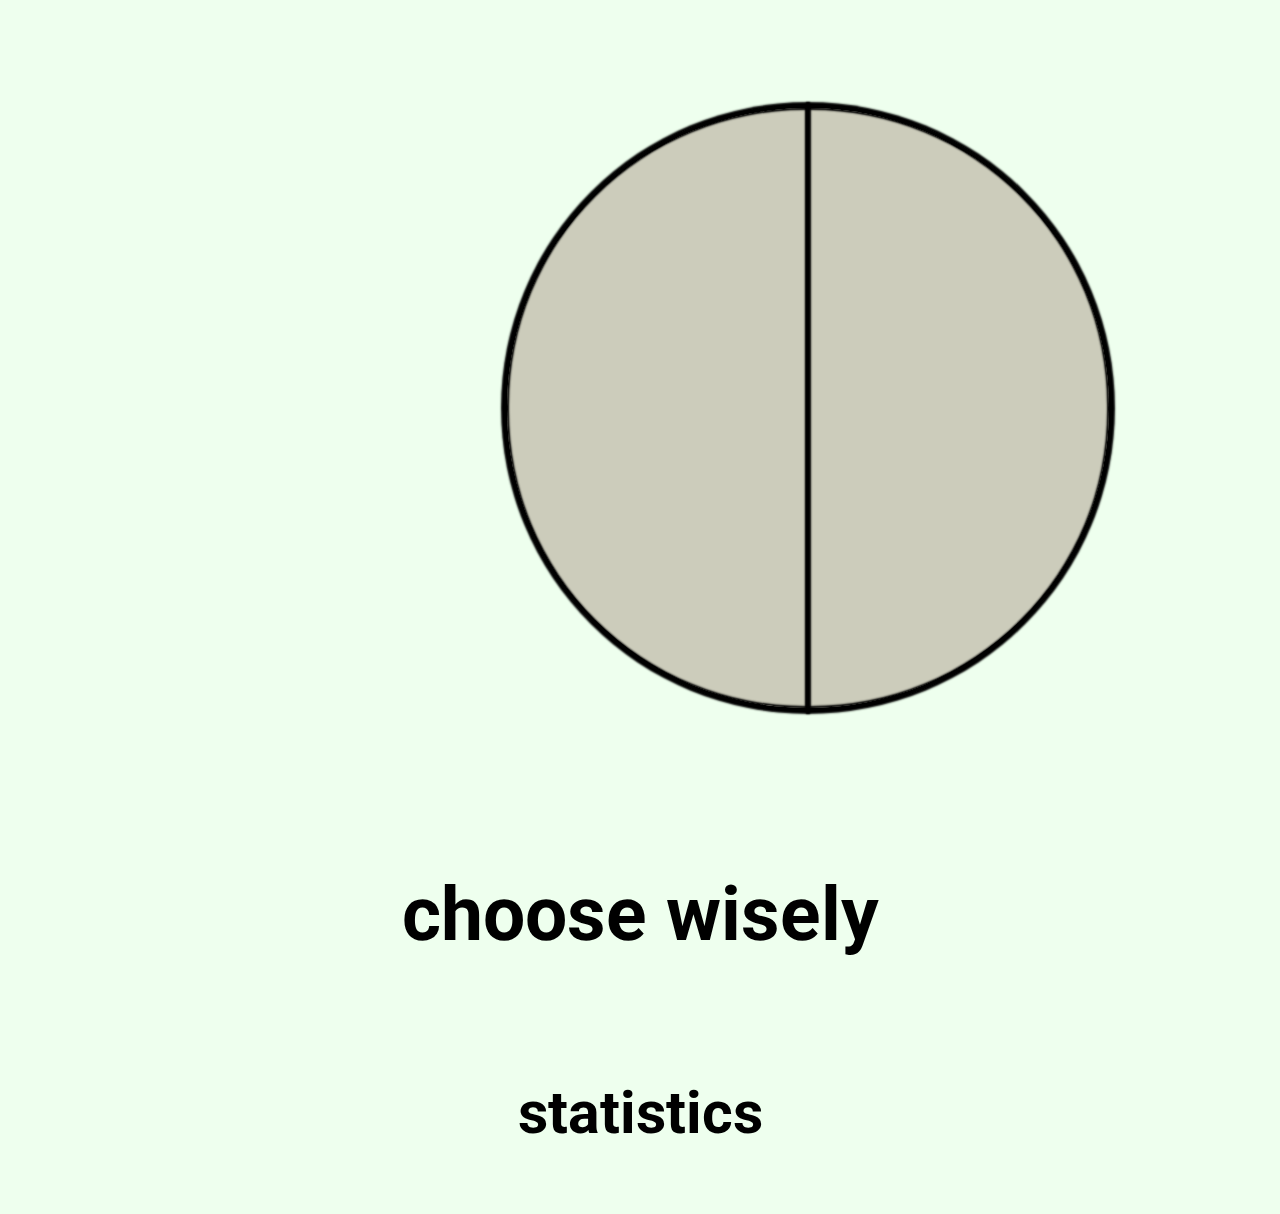
<file: Intuition v1/index.html>
﻿<!DOCTYPE html>
<html lang="en">
<head>
    <meta charset="UTF-8">
    <meta name="viewport" content="width=device-width, initial-scale=1.0">
    <title>Intuition range</title>
    <link href="https://fonts.googleapis.com/css2?family=Roboto:wght@400;500&display=swap" rel="stylesheet">
    <link rel="stylesheet" href="style.css">
    <script src="script.js"></script>
</head>
<body onload="randomChoice()">
    <section class="cards">
        <div class="card left__card" id="left" onClick="pickFunctionLeft()"></div>
        <div class="card right__card" id="right" onClick="pickFunctionRight()"></div>
    </section>
    <div class="text">
        <h2 id="output">choose wisely</h2>
    </div>
    <div class="text">
        <h3 id="stat">statistics</h3>
    </div>
</body>
</html>
</file>
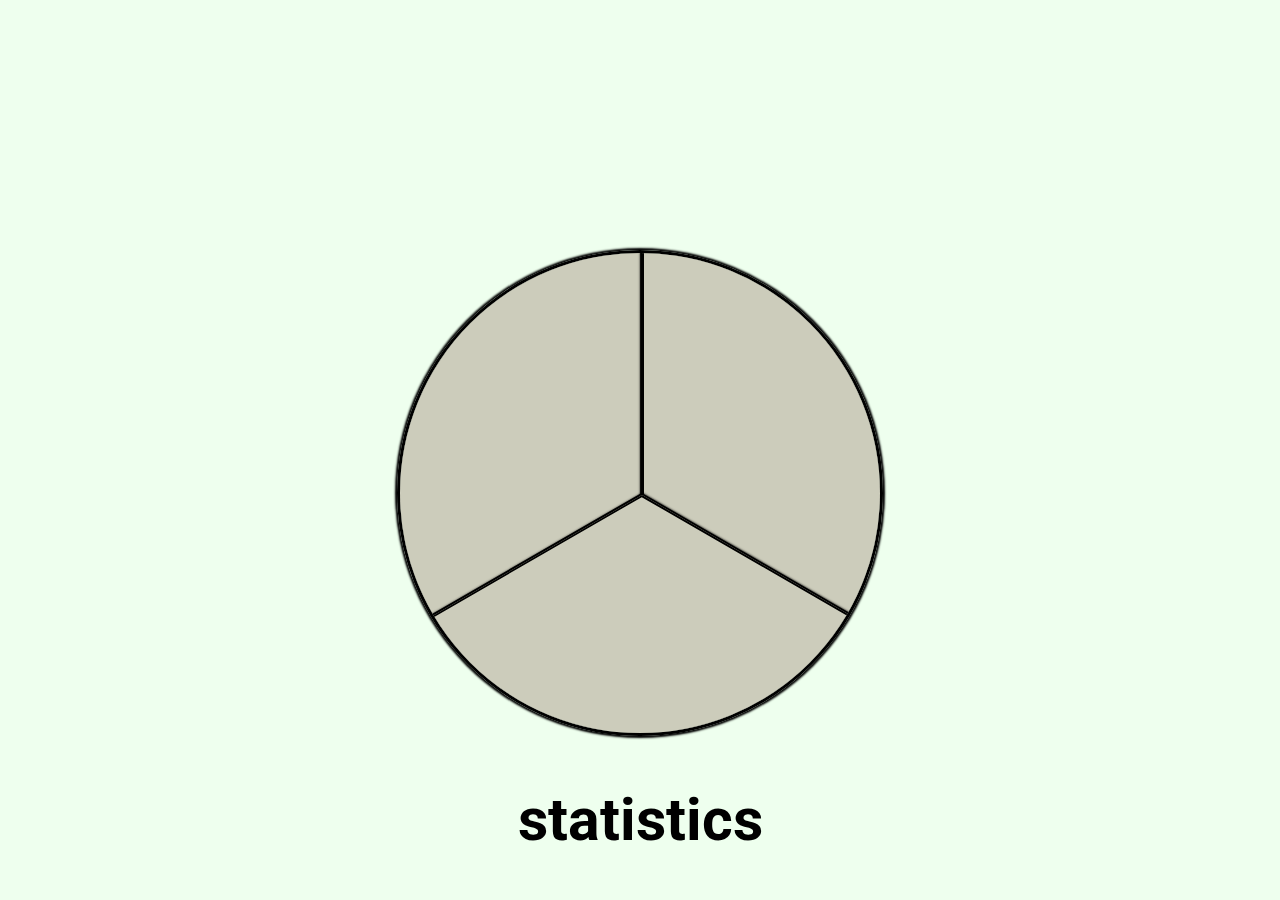
<file: Intuition v2/index.html>
﻿<!DOCTYPE html>
<html lang="en">
<head>
    <meta charset="UTF-8">
    <meta name="viewport" content="width=device-width, initial-scale=1.0">
    <title>Inuition Tower</title>
    <link href="https://fonts.googleapis.com/css2?family=Roboto:wght@400;500&display=swap" rel="stylesheet">
    <link rel="stylesheet" href="style.css">
    <script src="script.js" defer></script>
</head>
<body onload="randomChoice()">
    <section class="container">
        <div class="wheel">
            <ul>
                <li class="first_sector"></li>
                <li class="second_sector"></li>
                <li class="third_sector"></li>
            </ul>
        </div>
    </section>
    <div class="text">
        <h3 id="stat">statistics</h3>
    </div>
</body>
</html>
</file>
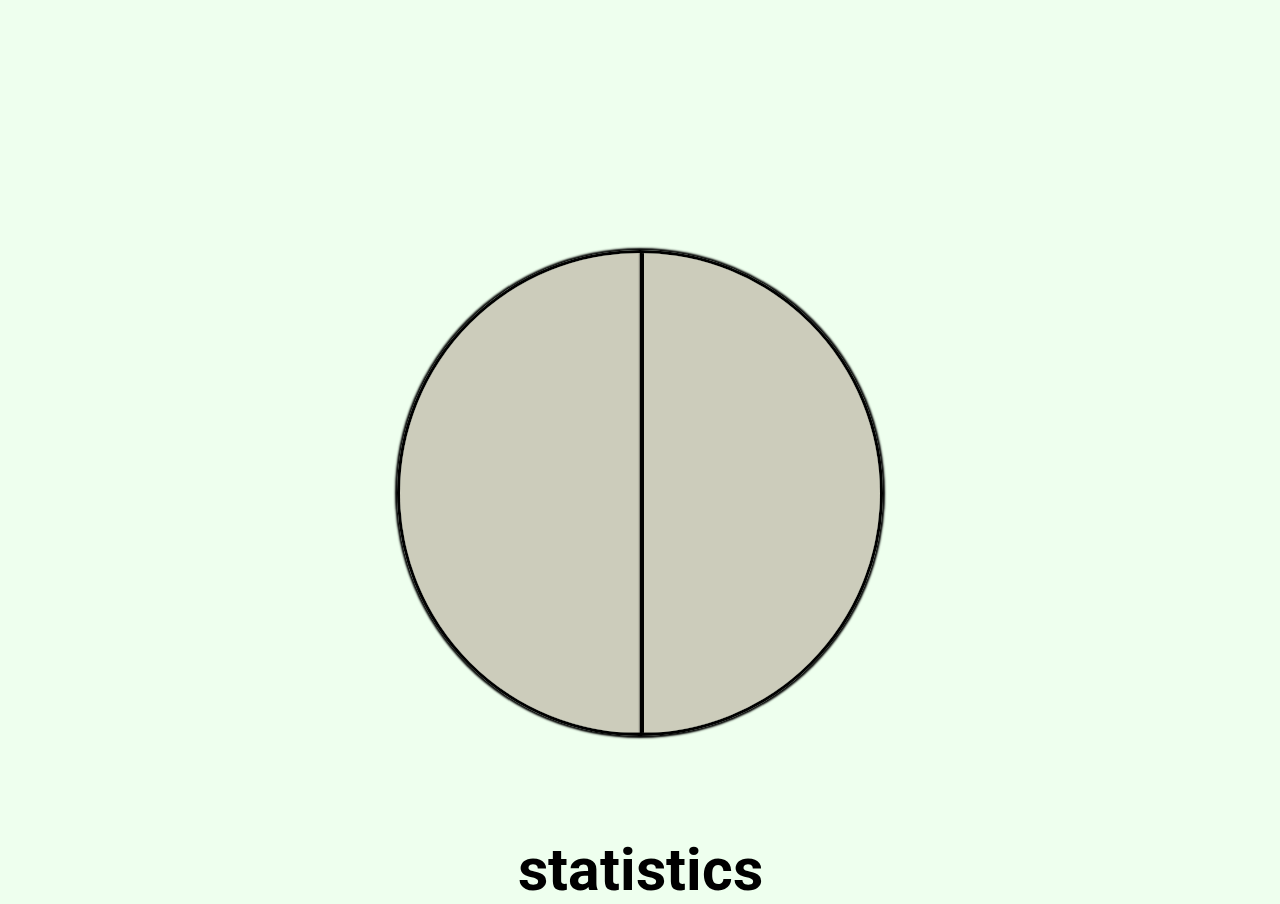
<file: Intuition v3/index.html>
﻿<!DOCTYPE html>
<html lang="en">
<head>
    <meta charset="UTF-8">
    <meta name="viewport" content="width=device-width, initial-scale=1.0">
    <title>Inuition Tower</title>
    <link href="https://fonts.googleapis.com/css2?family=Roboto:wght@400;500&display=swap" rel="stylesheet">
    <link rel="stylesheet" href="style.css">
    <script src="script.js" defer></script>
</head>
<body onload="randomChoice()">
    <section class="container">
        <div class="wheel">
            <ul id="wheel__sectors">
                <li class="first_sector"></li>
                <li class="second_sector"></li>
            </ul>
        </div>
    </section>
    <div class="text">
        <h3 id="stat">statistics</h3>
    </div>
</body>
</html>
</file>
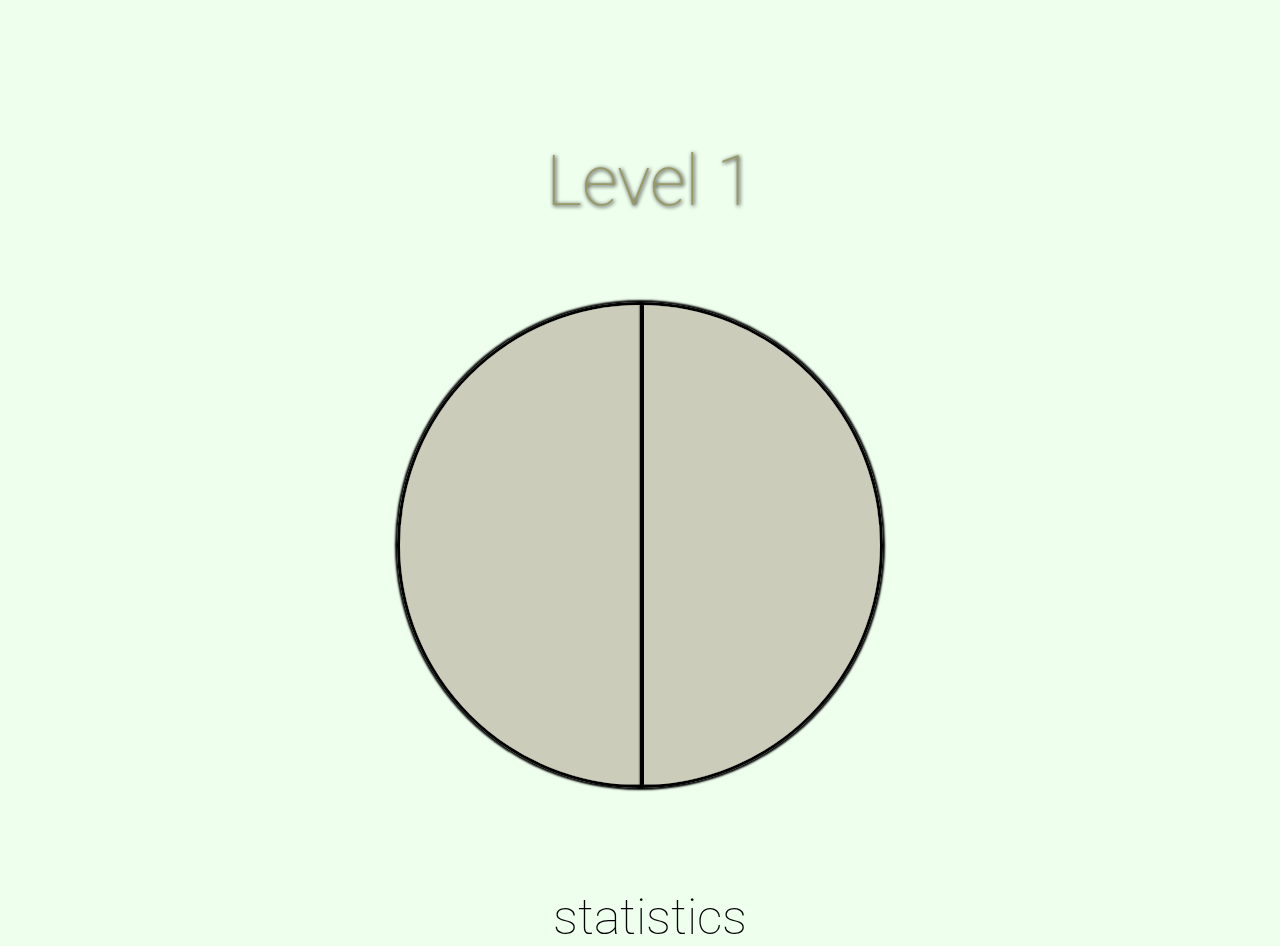
<file: Intuition v4/index.html>
﻿<!DOCTYPE html>
<html lang="en">
<head>
    <meta charset="UTF-8">
    <meta name="viewport" content="width=device-width, initial-scale=1.0">
    <title>Inuition Tower</title>
    <link href="https://fonts.googleapis.com/css2?family=Roboto:wght@400;500&display=swap" rel="stylesheet">
    <link rel="stylesheet" href="style.css">
    <script src="script.js" defer></script>
</head>
<body onload="randomChoice()">
    <div>
        <h3 id="tier" class="tier">Level 1</h3>
    </div>
    <section class="container">
        <div class="wheel">
            <ul id="wheel__sectors">
                <li class="sectors"></li>
                <li class="sectors"></li>
                <li class="sectors"></li>
                <li class="sectors"></li>
                <li class="sectors"></li>
                <li class="sectors"></li>
                <li class="sectors"></li>
                <li class="sectors"></li>
                <li class="sectors"></li>
                <li class="sectors"></li>
            </ul>
        </div>
    </section>
    <div>
        <h3 id="stat" class="text">statistics</h3>
    </div>
</body>
</html>
</file>
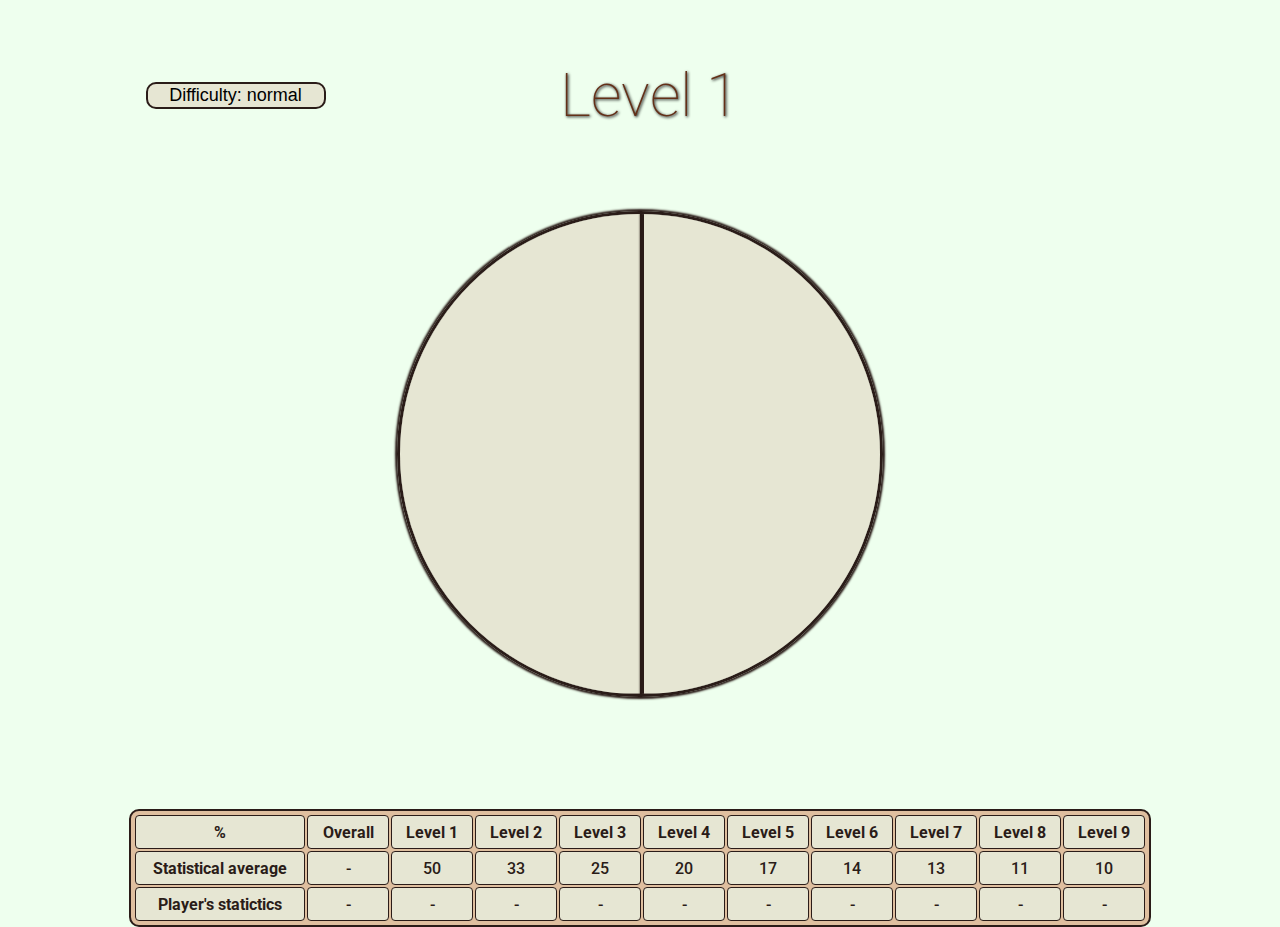
<file: Intuition v5/index.html>
﻿<!DOCTYPE html>
<html lang="en">
<head>
    <meta charset="UTF-8">
    <meta name="viewport" content="width=device-width, initial-scale=1.0">
    <title>Tower of Intuition</title>
    <link rel="icon" href="icons\lotus.png" type="image/x-icon">
    <link href="https://fonts.googleapis.com/css2?family=Roboto:wght@400;500&display=swap" rel="stylesheet">
    <link rel="stylesheet" href="style.css">
    <script src="script.js" defer></script>
</head>
<body onload="randomChoice()">
    <div id="tier" class="tier">
        <button onclick="difficultySwitch()">Difficulty: normal</button>
        <p>Level 1</p>
    </div>
    <section class="container">
        <div class="wheel">
            <ul id="wheel__sectors">
                <li class="sectors"></li>
                <li class="sectors"></li>
                <li class="sectors"></li>
                <li class="sectors"></li>
                <li class="sectors"></li>
                <li class="sectors"></li>
                <li class="sectors"></li>
                <li class="sectors"></li>
                <li class="sectors"></li>
                <li class="sectors"></li>
            </ul>
        </div>
    </section>
    <section>
        <table class="table">
            <tr>
                <th>%</th>
                <th>Overall</th>
                <th>Level 1</th>
                <th>Level 2</th>
                <th>Level 3</th>
                <th>Level 4</th>
                <th>Level 5</th>
                <th>Level 6</th>
                <th>Level 7</th>
                <th>Level 8</th>
                <th>Level 9</th>
            </tr>
            <tr>
                <td>Statistical average</td>
                <td>-</td>
                <td>50</td>
                <td>33</td>
                <td>25</td>
                <td>20</td>
                <td>17</td>
                <td>14</td>
                <td>13</td>
                <td>11</td>
                <td>10</td>
            </tr>
            <tr>
                <td>Player's statictics</td>
                <td>-</td>
                <td>-</td>
                <td>-</td>
                <td>-</td>
                <td>-</td>
                <td>-</td>
                <td>-</td>
                <td>-</td>
                <td>-</td>
                <td>-</td>
            </tr>
        </table>
    </section>
</body>
</html>
</file>
<file: Intuition v1/style.css>
﻿body{
    background-color: #efe;
}
.cards {
    display: flex;
    justify-content: center;
    align-items: center;
    width: 1600px;
    height: 800px;
    margin: 0 auto;
}
.card {
    height: 600px;
    width: 300px;
    background-color: #ccb;
    border: 4px solid black;
}
.left__card {
    border-radius: 100% 0 0 100% / 50% 0 0 50%;
    border-right-width: 1px;
    box-shadow: inset 0px 0px 2px 2px #000000, 0px 0px 2px 2px #000000;
}
.right__card {
    border-radius: 0 100% 100% 0 / 0 50% 50% 0;
    border-left-width: 1px;
    box-shadow: inset 0px 0px 2px 2px #000000, 0px 0px 2px 2px #000000;
}
.text {
    display: flex;
    justify-content: center;
    align-items: center;
    margin: 0 auto;
    font-family: 'Roboto', sans-serif;
    font-weight: 300;
    font-size: 50px;
}
.card:hover {
    background-color: #bba;
}
/* .card:active {
    background-color: blue;
} */
</file>
<file: Intuition v2/style.css>
﻿* {
    margin: 0;
    padding: 0;
}
body{
    background-color: #efe;
}
.wheel {
    margin-top: 250px;
}
ul {
    width: 30em;
    height: 30em;
    margin: 0 auto;
    position: relative;
    border: 3px solid black;
    border-radius: 50%;
    list-style: none;
    overflow: hidden;
    box-shadow: inset 0px 0px 2px 2px #000000, 0px 0px 2px 2px #000000;
}
li {
    position: absolute;
    border: 1px solid black;
    background-color: #ccb;
    width: 15em;
    height: 15em;
    transform-origin: 100% 100%;
    overflow: hidden;
    box-shadow: 0px 0px 1px 1px #000000;
}
li:hover {
    background-color: #bba;
}
li:nth-child(1) {
    transform: rotate(-30deg) skew(-30deg) scale(2);
}
li:nth-child(2) {
    transform: rotate(90deg) skew(-30deg) scale(2);
}
li:nth-child(3) {
    transform: rotate(210deg) skew(-30deg) scale(2);
}
.text {
    display: flex;
    justify-content: center;
    align-items: center;
    margin-top: 50px;
    font-family: 'Roboto', sans-serif;
    font-weight: 100;
    font-size: 50px;
}
</file>
<file: Intuition v3/style.css>
﻿:root {
    --level: ;
}
* {
    margin: 0;
    padding: 0;
}
body{
    background-color: #efe;
}
.wheel {
    margin-top: 250px;
}
ul {
    width: 30em;
    height: 30em;
    margin: 0 auto;
    position: relative;
    border: 3px solid black;
    border-radius: 50%;
    list-style: none;
    overflow: hidden;
    box-shadow: inset 0px 0px 2px 2px #000000, 0px 0px 2px 2px #000000;
}
li {
    position: absolute;
    border: 1px solid black;
    background-color: #ccb;
    width: 15em;
    height: 15em;
    transform-origin: 100% 100%;
    /* overflow: hidden; */
    box-shadow: 0px 0px 1px 1px #000000;
}
li:hover {
    background-color: #bba;
    box-shadow: 0px 0px 0px 0px black;
}
li:nth-child(1) {
    transform: translateY(99%) scale(2);
}
li:nth-child(2) {
    transform: translateY(99%) rotate(90deg) scale(2);
}
#sec_1 {
    transform: rotate(-30deg) skew(-30deg) scale(2);
}
#sec_2 {
    transform: rotate(90deg) skew(-30deg) scale(2);
}
#sec_3 {
    transform: rotate(210deg) skew(-30deg) scale(2);
}
.text {
    display: flex;
    justify-content: center;
    align-items: center;
    margin-top: 2em;
    font-family: 'Roboto', sans-serif;
    font-weight: 100;
    font-size: 50px;
}
</file>
<file: Intuition v4/style.css>
﻿* {
    margin: 0;
    padding: 0;
}
body{
    background-color: #efe;
}
.wheel {
    margin-top: 80px;
}
ul {
    width: 30em;
    height: 30em;
    margin: 0 auto;
    position: relative;
    border: 3px solid black;
    border-radius: 50%;
    list-style: none;
    overflow: hidden;
    box-shadow: inset 0px 0px 2px 2px #000000, 0px 0px 2px 2px #000000;
}
li {
    position: absolute;
    border: 1px solid black;
    background-color: #ccb;
    width: 15em;
    height: 15em;
    transform-origin: 100% 100%;
    box-shadow: 0px 0px 1px 1px #000000;
}
li:hover {
    background-color: #bba;
}
#green {
    background-color: #90EE90;
}
li:nth-child(1) {
    transform: translateY(99%) scale(2);
}
li:nth-child(2) {
    transform: translateY(99%) rotate(90deg) scale(2);
}
li:not(:nth-child(1)):not(:nth-child(2)) {
    display: none;
}
.text {
    display: flex;
    justify-content: center;
    align-items: center;
    margin-top: 2em;
    font-family: 'Roboto', sans-serif;
    font-weight: 100;
    font-size: 50px;
    transform: translateX(10px);
}
.tier {
    display: flex;
    justify-content: center;
    align-items: center;
    margin-top: 2em;
    font-family: 'Roboto', sans-serif;
    font-weight: 100;
    font-size: 70px;
    transform: translateX(10px);
    color: #999966;
    text-shadow: 1px 1px 4px black;
}
</file>
<file: Intuition v5/style.css>
﻿* {
    margin: 0;
    padding: 0;
}
body{
    background-color: #efe;
}
.wheel {
    margin-top: 80px;
}
ul {
    width: 30em;
    height: 30em;
    margin: 0 auto;
    position: relative;
    border: 3px solid #2a1c18;
    border-radius: 50%;
    list-style: none;
    overflow: hidden;
    box-shadow: inset 1px 1px 2px 2px #2a1c18, 0px 0px 2px 2px #2a1c18;
}
li {
    position: absolute;
    border: 1px solid #2a1c18;
    background-color: rgb(230, 230, 211);
    /* background-color: #ccb; */
    width: 15em;
    height: 15em;
    transform-origin: 100% 100%;
    box-shadow: 0px 0px 1px 1px #2a1c18;
}
li:hover {
    background-color: rgb(209, 209, 183);
}
#green {
    background-color: #90EE90;
    /* background-color: #71d4ab; */
}
li:nth-child(1) {
    transform: translateY(99%) scale(2);
}
li:nth-child(2) {
    transform: translateY(99%) rotate(90deg) scale(2);
}
li:not(:nth-child(1)):not(:nth-child(2)) {
    display: none;
}
.text {
    display: flex;
    justify-content: center;
    align-items: center;
    margin-top: 2em;
    font-family: 'Roboto', sans-serif;
    font-weight: 100;
    font-size: 50px;
    transform: translateX(10px);
    color: #633018;
    text-shadow: 1px 1px 2px black;
}
.tier {
    display: flex;
    justify-content: center;
    align-items: center;
    margin-top: 1em;
    font-family: 'Roboto', sans-serif;
    font-weight: 100;
    font-size: 60px;
    transform: translateX(-3.3em);
    color: #633018;
    text-shadow: 1px 1px 3px black;
}
.table {
    margin: 7em auto 0 auto;;
    padding: 2px;
    text-align: center;
    font-family: 'Roboto', sans-serif;
    font-weight: 500;
    color: #2a1c18;
    border: 2px solid #2a1c18;
    border-radius: 10px;
    background-color: rgb(223, 191, 159);
}
th, td {
    width: 5em;
    height: 2em;
    background-color: rgb(230, 230, 211);
    border: 1px solid #2a1c18;
    border-radius: 4px;
}
td:first-child {
    width: 10.5em;
    font-weight: bold;
}
button {
    width: 10em;
    height: 1.5em;
    margin-right: 13em;
    font-size: 0.3em;
    background-color: rgb(230, 230, 211);
    border: 2px solid #2a1c18;
    border-radius: 10px;
}
button:hover {
    background-color: #90EE90;
}
</file>
